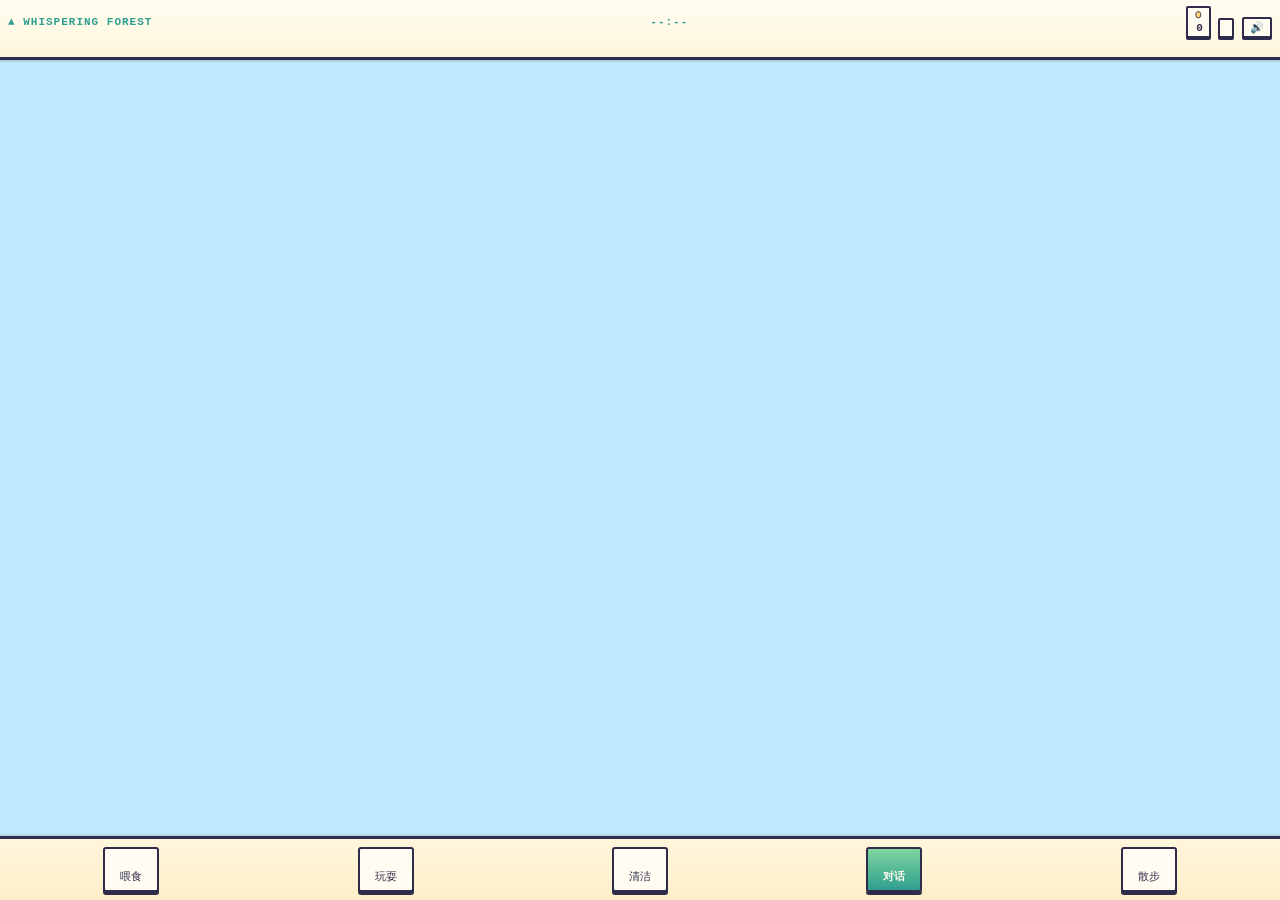
<file: index.html>
<!DOCTYPE html>
<html lang="zh-CN">
<head>
<meta charset="UTF-8">
<meta name="viewport" content="width=device-width,initial-scale=1,viewport-fit=cover,user-scalable=no">
<meta name="theme-color" content="#fff6dc">
<title>POCKETMOSS</title>
<link rel="stylesheet" href="css/styles.css">
</head>
<body>
<div id="app">
  <!-- 顶部 HUD -->
  <header id="hud-top" class="hud-top">
    <div class="hud-row-1">
      <span id="scene-name" class="hud-scene">FOREST</span>
      <span id="clock" class="hud-clock">--:--</span>
      <div class="hud-actions">
        <button id="btn-hatch" class="hud-icon" title="孵化">
          <svg viewBox="0 0 12 12" class="ico" aria-hidden="true">
            <ellipse cx="6" cy="6.6" rx="3.5" ry="4.4" fill="#ffd166" stroke="#2f2b4a" stroke-width="1.2"/>
            <rect x="4" y="4" width="1" height="1" fill="#fffdf8"/>
            <rect x="7" y="6" width="1" height="1" fill="#fffdf8"/>
            <rect x="5" y="8" width="1" height="1" fill="#fffdf8"/>
          </svg><span id="egg-count">0</span>
        </button>
        <button id="btn-codex" class="hud-icon" title="图鉴">
          <svg viewBox="0 0 12 12" class="ico" aria-hidden="true">
            <rect x="2" y="2" width="8" height="8" fill="#7ed6a0" stroke="#2f2b4a" stroke-width="1.2"/>
            <rect x="5" y="2" width="1" height="8" fill="#2f2b4a"/>
            <rect x="3" y="4" width="2" height="1" fill="#fffdf8"/>
            <rect x="7" y="4" width="2" height="1" fill="#fffdf8"/>
          </svg>
        </button>
        <button id="btn-mute" class="hud-icon" title="音乐开关">
          <svg viewBox="0 0 12 12" class="ico" aria-hidden="true">
            <rect x="2" y="4" width="3" height="4" fill="#ff8fab" stroke="#2f2b4a" stroke-width="1.2"/>
            <path d="M5 4l3-2v8l-3-2z" fill="#ff8fab" stroke="#2f2b4a" stroke-width="1.2"/>
            <rect x="9" y="4" width="1" height="4" fill="#2f2b4a"/>
          </svg>
        </button>
      </div>
    </div>
    <div id="hud-pets" class="hud-pets-row"></div>
    <div id="scene-tabs" class="scene-tabs"></div>
  </header>

  <!-- 2.5D 场景 Canvas + 精灵 DOM 层 + 对话气泡层 -->
  <main id="scene-wrap" class="scene-wrap">
    <canvas id="scene-canvas"></canvas>
    <div id="sprite-layer" class="sprite-layer"></div>
    <div id="bubble-layer" class="bubble-layer"></div>
  </main>

  <!-- 底部 5 按钮快捷栏 -->
  <nav id="quick-bar" class="quick-bar">
    <button class="qb-btn" data-action="feed"><span class="qb-ico">
      <svg viewBox="0 0 12 12" aria-hidden="true"><ellipse cx="7.4" cy="7.4" rx="3.1" ry="3.1" fill="#e8875e" stroke="#2f2b4a" stroke-width="1.2"/><rect x="1.6" y="1.6" width="4" height="2" rx="1" fill="#fffdf8" stroke="#2f2b4a" stroke-width="1.2" transform="rotate(45 3.6 2.6)"/></svg>
    </span><span>喂食</span></button>
    <button class="qb-btn" data-action="play"><span class="qb-ico">
      <svg viewBox="0 0 12 12" aria-hidden="true"><circle cx="6" cy="6" r="4.2" fill="#fffdf8" stroke="#2f2b4a" stroke-width="1.2"/><path d="M6 2v8M2 6h8" stroke="#2f9e8f" stroke-width="1.2"/></svg>
    </span><span>玩耍</span></button>
    <button class="qb-btn" data-action="clean"><span class="qb-ico">
      <svg viewBox="0 0 12 12" aria-hidden="true"><rect x="2" y="5" width="8" height="5" rx="1" fill="#8fd8ff" stroke="#2f2b4a" stroke-width="1.2"/><circle cx="4" cy="3" r="1.2" fill="#fffdf8" stroke="#2f2b4a" stroke-width="1"/><circle cx="7" cy="2.4" r="1" fill="#fffdf8" stroke="#2f2b4a" stroke-width="1"/></svg>
    </span><span>清洁</span></button>
    <button class="qb-btn qb-ai" data-action="talk"><span class="qb-ico">
      <svg viewBox="0 0 12 12" aria-hidden="true"><path d="M2 2h8v6H6l-2 2V8H2z" fill="#fffdf8" stroke="#2f2b4a" stroke-width="1.2"/><rect x="4" y="4" width="1" height="1" fill="#2f2b4a"/><rect x="6" y="4" width="1" height="1" fill="#2f2b4a"/><rect x="8" y="4" width="1" height="1" fill="#2f2b4a"/></svg>
    </span><span>对话</span></button>
    <button class="qb-btn" data-action="walk"><span class="qb-ico">
      <svg viewBox="0 0 12 12" aria-hidden="true"><ellipse cx="4.2" cy="4" rx="1.5" ry="2.2" fill="#2f9e8f" stroke="#2f2b4a" stroke-width="1"/><ellipse cx="7.8" cy="8" rx="1.5" ry="2.2" fill="#2f9e8f" stroke="#2f2b4a" stroke-width="1"/></svg>
    </span><span>散步</span></button>
  </nav>

  <!-- 状态 toast -->
  <div id="toast" class="toast"></div>

  <!-- 对话弹窗 -->
  <div id="chat-modal" class="modal hidden">
    <div class="modal-panel chat-panel">
      <div class="modal-title" id="chat-title">对话</div>
      <div id="chat-log" class="chat-log"></div>
      <div class="chat-input-row">
        <input id="chat-input" type="text" maxlength="60" placeholder="说点什么..." autocomplete="off">
        <button id="chat-send" class="chat-send">➤</button>
      </div>
      <button id="chat-close" class="modal-close">✕</button>
    </div>
  </div>

  <!-- 孵化弹窗 -->
  <div id="hatch-modal" class="modal hidden">
    <div class="modal-panel">
      <div id="hatch-stage">
        <div id="hatch-egg" class="hatch-egg">🥚</div>
        <div class="modal-hint">点击蛋孵化</div>
      </div>
      <div id="hatch-choices" class="hatch-choices hidden"></div>
      <button id="hatch-close" class="modal-close">✕</button>
    </div>
  </div>

  <!-- 图鉴弹窗 -->
  <div id="codex-modal" class="modal hidden">
    <div class="modal-panel">
      <div class="modal-title">精灵图鉴</div>
      <div id="codex-grid" class="codex-grid"></div>
      <button id="codex-close" class="modal-close">✕</button>
    </div>
  </div>
</div>
<script type="module" src="js/game.js"></script>
</body>
</html>
</file>
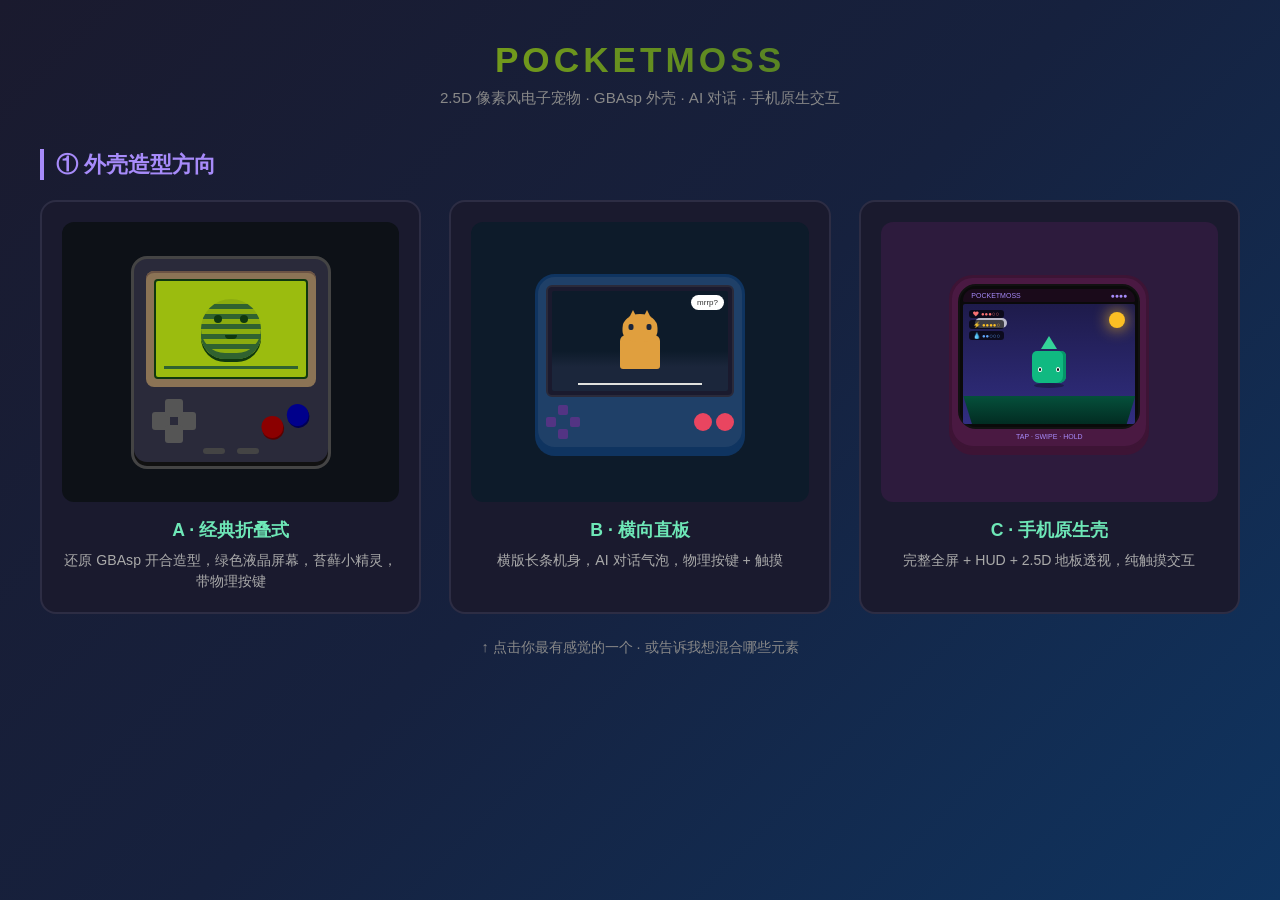
<file: prototype.html>
<!DOCTYPE html>
<html lang="zh-CN">
<head>
<meta charset="UTF-8">
<meta name="viewport" content="width=device-width,initial-scale=1">
<title>POCKETMOSS — 视觉原型</title>
<style>
  * { box-sizing: border-box; margin: 0; padding: 0; }
  body {
    font-family: -apple-system, "PingFang SC", "Microsoft YaHei", sans-serif;
    background: linear-gradient(135deg, #1a1a2e 0%, #16213e 50%, #0f3460 100%);
    min-height: 100vh;
    color: #eee;
    padding: 40px 20px;
  }
  .wrap { max-width: 1200px; margin: 0 auto; }
  h1 { font-size: 2.2em; text-align: center; margin-bottom: 8px;
    background: linear-gradient(90deg,#9bbc0f,#306230); -webkit-background-clip:text; background-clip:text; color:transparent; letter-spacing: 4px; }
  .subtitle { text-align:center; color:#888; margin-bottom: 40px; font-size: 0.95em; }
  h2 { font-size: 1.4em; margin-bottom: 20px; color: #a78bfa; border-left: 4px solid #a78bfa; padding-left: 12px; }
  h3 { font-size: 1.1em; margin: 16px 0 8px; color: #6ee7b7; }
  .section { margin-bottom: 50px; }
  .options { display: grid; grid-template-columns: repeat(auto-fit, minmax(280px, 1fr)); gap: 28px; }
  .card {
    background: #1a1a2e;
    border: 2px solid #2d2d44;
    border-radius: 16px;
    padding: 20px;
    cursor: pointer;
    transition: all 0.25s;
  }
  .card:hover { border-color: #9bbc0f; transform: translateY(-4px); box-shadow: 0 12px 30px rgba(155,188,15,0.2); }
  .card.selected { border-color: #6ee7b7; box-shadow: 0 0 0 3px rgba(110,231,183,0.2); }
  .card-body { margin-top: 16px; text-align: center; }
  .card-body p { color: #aaa; font-size: 0.88em; line-height: 1.5; }
  .mock-shell {
    display: flex; justify-content: center; align-items: center;
    background: #0d1117; border-radius: 12px; padding: 24px 16px; min-height: 280px;
  }
  .hint { text-align: center; margin-top: 24px; color: #888; font-size: 0.9em; }
</style>
</head>
<body>
<div class="wrap">
  <h1>POCKETMOSS</h1>
  <p class="subtitle">2.5D 像素风电子宠物 · GBAsp 外壳 · AI 对话 · 手机原生交互</p>

  <!-- ===== PART 1: Shell Shape ===== -->
  <div class="section">
    <h2>① 外壳造型方向</h2>
    <div class="options">

      <!-- Card A -->
      <div class="card" onclick="selectShell(this,'A')">
        <div class="mock-shell">
          <!-- GBAsp Classic Clamshell -->
          <div style="background:#2a2a3a;border:3px solid #444;border-radius:16px;padding:12px;box-shadow:inset 0 -4px 0 #111;width:200px;">
            <div style="background:#8b7355;border-radius:8px;padding:8px;box-shadow:inset 0 2px 0 #6b5344;">
              <div style="background:#9bbc0f;border:2px solid #0f380f;border-radius:4px;height:100px;display:flex;align-items:center;justify-content:center;position:relative;">
                <div style="width:60px;height:60px;background:repeating-linear-gradient(0deg,#306230 0 5px,#8bac0f 5px 10px);border-radius:50% 50% 40% 40%;position:relative;box-shadow:0 3px 0 #0f380f,inset 0 -6px 0 #306230;">
                  <div style="position:absolute;top:16px;left:13px;width:8px;height:8px;background:#0f380f;border-radius:50%;"></div>
                  <div style="position:absolute;top:16px;right:13px;width:8px;height:8px;background:#0f380f;border-radius:50%;"></div>
                  <div style="position:absolute;top:36px;left:50%;transform:translateX(-50%);width:12px;height:4px;background:#0f380f;border-radius:0 0 6px 6px;"></div>
                </div>
                <div style="position:absolute;bottom:8px;left:8px;right:8px;height:3px;background:#306230;"></div>
              </div>
            </div>
            <div style="display:flex;justify-content:space-between;margin-top:10px;padding:2px 6px;">
              <div style="width:44px;height:44px;position:relative;">
                <div style="position:absolute;top:13px;left:0;width:18px;height:18px;background:#555;border-radius:3px;"></div>
                <div style="position:absolute;top:13px;right:0;width:18px;height:18px;background:#555;border-radius:3px;"></div>
                <div style="position:absolute;top:0;left:13px;width:18px;height:18px;background:#555;border-radius:3px;"></div>
                <div style="position:absolute;bottom:0;left:13px;width:18px;height:18px;background:#555;border-radius:3px;"></div>
              </div>
              <div style="display:flex;gap:6px;transform:rotate(-25deg);align-items:center;">
                <div style="width:22px;height:22px;background:#8b0000;border-radius:50%;box-shadow:0 2px 0 #5a0000;"></div>
                <div style="width:22px;height:22px;background:#00008b;border-radius:50%;box-shadow:0 2px 0 #000055;"></div>
              </div>
            </div>
            <div style="display:flex;justify-content:center;gap:12px;margin-top:3px;">
              <div style="width:22px;height:6px;background:#444;border-radius:3px;"></div>
              <div style="width:22px;height:6px;background:#444;border-radius:3px;"></div>
            </div>
          </div>
        </div>
        <div class="card-body">
          <h3>A · 经典折叠式</h3>
          <p>还原 GBAsp 开合造型，绿色液晶屏幕，苔藓小精灵，带物理按键</p>
        </div>
      </div>

      <!-- Card B -->
      <div class="card" onclick="selectShell(this,'B')">
        <div class="mock-shell" style="background:#0d1b2a;">
          <div style="background:#1f4068;border:3px solid #0f3460;border-radius:20px;padding:8px;box-shadow:0 6px 0 #0f3460;width:210px;">
            <div style="background:#1a1a2e;border:2px solid #2a2a3a;border-radius:6px;padding:4px;">
              <div style="background:#0d1b2a;border-radius:2px;height:100px;display:flex;align-items:center;justify-content:center;position:relative;overflow:hidden;">
                <div style="position:absolute;bottom:0;left:0;right:0;height:40px;background:linear-gradient(transparent,#1b263b 40%);"></div>
                <div style="position:absolute;bottom:6px;left:15%;right:15%;height:2px;background:#e0e1dd;"></div>
                <div style="width:55px;height:55px;position:relative;">
                  <div style="position:absolute;bottom:0;left:50%;transform:translateX(-50%);width:40px;height:34px;background:#e09f3e;border-radius:6px 6px 3px 3px;"></div>
                  <div style="position:absolute;top:0;left:50%;transform:translateX(-50%);width:35px;height:28px;background:#e09f3e;border-radius:50% 50% 40% 40%;">
                    <div style="position:absolute;top:10px;left:6px;width:5px;height:6px;background:#1b263b;border-radius:2px;"></div>
                    <div style="position:absolute;top:10px;right:6px;width:5px;height:6px;background:#1b263b;border-radius:2px;"></div>
                  </div>
                  <div style="position:absolute;top:-4px;left:28%;width:0;height:0;border-left:5px solid transparent;border-right:5px solid transparent;border-bottom:10px solid #e09f3e;"></div>
                  <div style="position:absolute;top:-4px;right:28%;width:0;height:0;border-left:5px solid transparent;border-right:5px solid transparent;border-bottom:10px solid #e09f3e;"></div>
                </div>
                <div style="position:absolute;top:4px;right:4px;background:#fff;border-radius:8px;padding:3px 6px;font-size:8px;color:#333;max-width:70px;">mrrp?</div>
              </div>
            </div>
            <div style="display:flex;justify-content:space-between;margin-top:8px;">
              <div style="display:grid;grid-template-columns:repeat(3,10px);grid-template-rows:repeat(3,10px);gap:2px;">
                <div></div><div style="background:#533483;border-radius:2px;"></div><div></div>
                <div style="background:#533483;border-radius:2px;"></div><div></div><div style="background:#533483;border-radius:2px;"></div>
                <div></div><div style="background:#533483;border-radius:2px;"></div><div></div>
              </div>
              <div style="display:flex;gap:4px;align-items:center;">
                <div style="width:18px;height:18px;background:#e94560;border-radius:50%;"></div>
                <div style="width:18px;height:18px;background:#e94560;border-radius:50%;"></div>
              </div>
            </div>
          </div>
        </div>
        <div class="card-body">
          <h3>B · 横向直板</h3>
          <p>横版长条机身，AI 对话气泡，物理按键 + 触摸</p>
        </div>
      </div>

      <!-- Card C -->
      <div class="card" onclick="selectShell(this,'C')">
        <div class="mock-shell" style="background:#2d1b3d;">
          <div style="background:#4a1942;border:3px solid #3d1435;border-radius:24px;padding:6px;box-shadow:0 6px 0 #3d1435;width:200px;">
            <div style="background:#0a0a0a;border-radius:18px;padding:3px;border:2px solid #111;">
              <div style="background:#1a0a1a;border-radius:12px 12px 2px 2px;padding:3px 8px;display:flex;justify-content:space-between;font-size:7px;color:#a78bfa;margin-bottom:2px;">
                <span>POCKETMOSS</span><span>●●●●</span>
              </div>
              <div style="background:linear-gradient(#1e1b4b,#312e81);border-radius:2px;height:120px;position:relative;overflow:hidden;">
                <div style="position:absolute;top:8px;right:10px;width:16px;height:16px;background:#fbbf24;border-radius:50%;box-shadow:0 0 16px #fbbf24;"></div>
                <div style="position:absolute;top:14px;left:12px;width:32px;height:10px;background:#fff;border-radius:16px;opacity:0.7;"></div>
                <div style="position:absolute;bottom:0;left:0;right:0;height:40px;background:linear-gradient(180deg,#065f46,#022c22);clip-path:polygon(0 30%,100% 30%,95% 100%,5% 100%);"></div>
                <div style="position:absolute;bottom:30%;left:50%;transform:translateX(-50%);">
                  <div style="width:34px;height:42px;position:relative;">
                    <div style="position:absolute;bottom:0;width:34px;height:32px;background:#10b981;border-radius:5px 5px 7px 7px;box-shadow:inset -3px 0 0 #059669;"></div>
                    <div style="position:absolute;top:-5px;left:50%;transform:translateX(-50%);width:0;height:0;border-left:8px solid transparent;border-right:8px solid transparent;border-bottom:13px solid #34d399;"></div>
                    <div style="position:absolute;bottom:11px;left:6px;width:4px;height:5px;background:#fff;border-radius:50%;"><div style="width:2px;height:3px;background:#000;margin-left:1px;margin-top:1px;border-radius:50%;"></div></div>
                    <div style="position:absolute;bottom:11px;right:6px;width:4px;height:5px;background:#fff;border-radius:50%;"><div style="width:2px;height:3px;background:#000;margin-left:1px;margin-top:1px;border-radius:50%;"></div></div>
                  </div>
                  <div style="width:30px;height:5px;background:#000;border-radius:50%;opacity:0.3;margin:0 auto;"></div>
                </div>
                <div style="position:absolute;top:6px;left:6px;display:flex;flex-direction:column;gap:2px;">
                  <div style="background:#000000aa;padding:1px 4px;border-radius:3px;font-size:6px;color:#f87171;">❤ ●●●○○</div>
                  <div style="background:#000000aa;padding:1px 4px;border-radius:3px;font-size:6px;color:#fbbf24;">⚡ ●●●●○</div>
                  <div style="background:#000000aa;padding:1px 4px;border-radius:3px;font-size:6px;color:#60a5fa;">💧 ●●○○○</div>
                </div>
              </div>
            </div>
            <div style="text-align:center;font-size:7px;color:#a78bfa;margin-top:4px;">TAP · SWIPE · HOLD</div>
          </div>
        </div>
        <div class="card-body">
          <h3>C · 手机原生壳</h3>
          <p>完整全屏 + HUD + 2.5D 地板透视，纯触摸交互</p>
        </div>
      </div>

    </div>
    <p class="hint">↑ 点击你最有感觉的一个 · 或告诉我想混合哪些元素</p>
  </div>

  <script>
    function selectShell(el, id) {
      document.querySelectorAll('.card').forEach(c => c.classList.remove('selected'));
      el.classList.add('selected');
      console.log('Selected shell:', id);
    }
  </script>
</div>
</body>
</html>
</file>
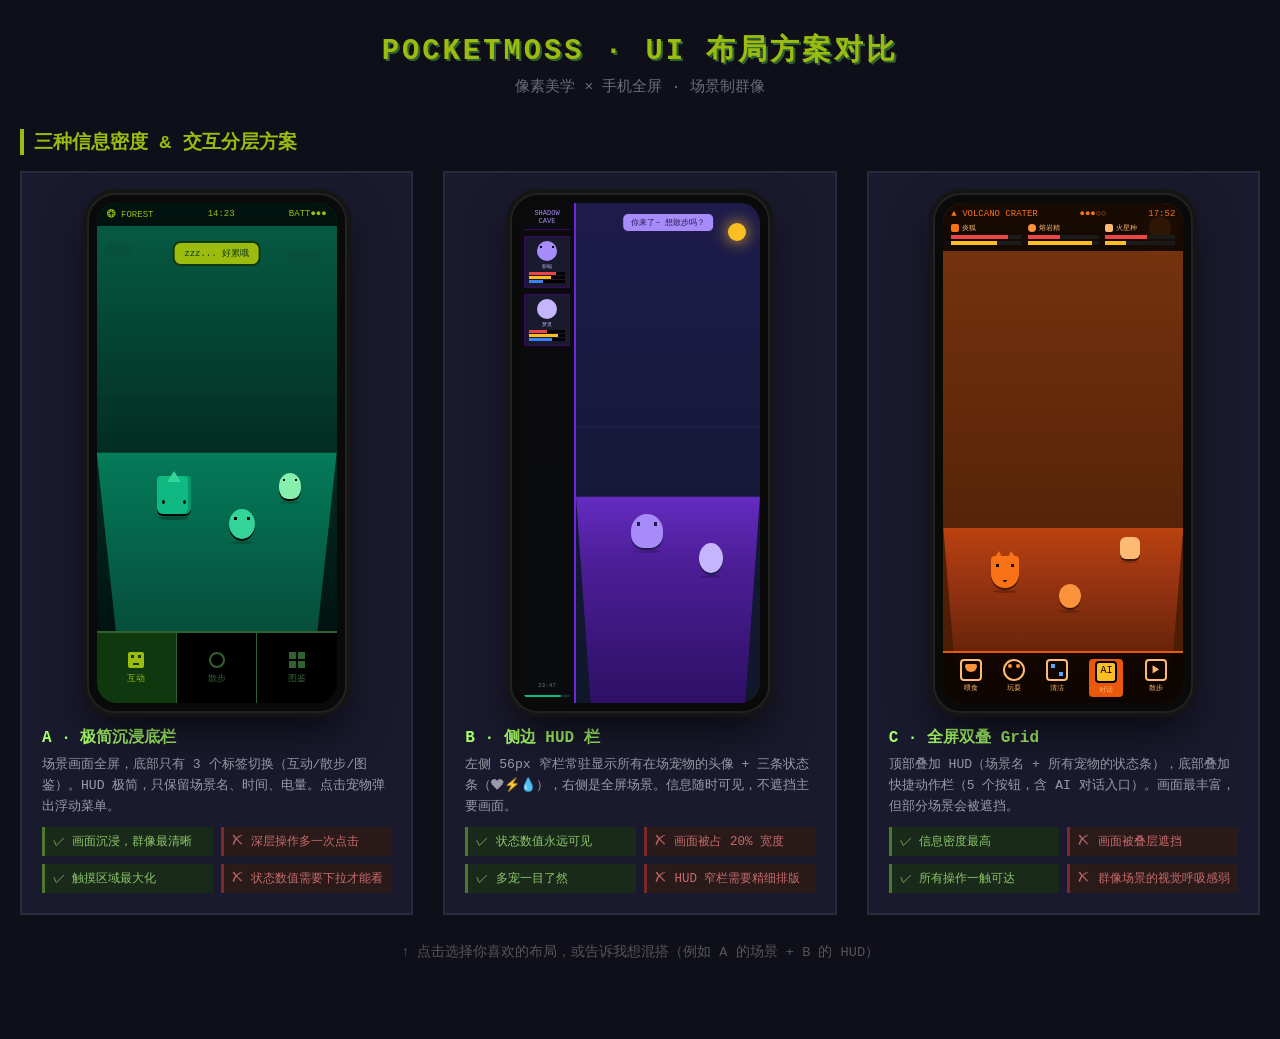
<file: prototype2.html>
<!DOCTYPE html>
<html lang="zh-CN">
<head>
<meta charset="UTF-8">
<meta name="viewport" content="width=device-width,initial-scale=1">
<title>POCKETMOSS — 游戏内 UI 布局方案</title>
<style>
  * { box-sizing: border-box; margin: 0; padding: 0; }
  body {
    font-family: 'Courier New', monospace;
    background: #0f0f1a;
    min-height: 100vh;
    color: #c8c8d0;
    padding: 30px 20px;
  }
  .wrap { max-width: 1280px; margin: 0 auto; }
  h1 { font-size: 1.8em; text-align: center; margin-bottom: 6px;
    color: #9bbc0f; letter-spacing: 3px; text-shadow: 2px 2px 0 #306230; }
  .subtitle { text-align:center; color:#6b6b7b; margin-bottom: 32px; font-size: 0.95em; }
  h2 { font-size: 1.2em; margin-bottom: 16px; color: #9bbc0f;
    border-left: 4px solid #9bbc0f; padding-left: 10px; }
  h3 { font-size: 1em; margin: 12px 0 6px; color: #a9ff6a; }
  .section { margin-bottom: 48px; }
  .layout-options { display: grid; grid-template-columns: repeat(auto-fit, minmax(320px, 1fr)); gap: 30px; }
  .layout-card {
    background: #1a1a2e;
    border: 2px solid #2a2a3e;
    border-radius: 0;
    padding: 20px;
    cursor: pointer;
    transition: all 0.2s;
  }
  .layout-card:hover { border-color: #9bbc0f; background: #1e2436; }
  .layout-card.selected { border-color: #a9ff6a; box-shadow: inset 0 0 0 2px #a9ff6a; }
  .layout-body { margin-top: 14px; text-align: left; }
  .layout-body p { color: #9a9aa8; font-size: 0.82em; line-height: 1.6; }
  .pro-con { display: grid; grid-template-columns: 1fr 1fr; gap: 8px; margin-top: 10px; }
  .pro { background:#1a2a1a;color:#8bc66a;padding:6px 8px;font-size:0.78em;border-left:3px solid #4a7a2a;}
  .con { background:#2a1a1a;color:#c66a6a;padding:6px 8px;font-size:0.78em;border-left:3px solid #7a2a2a;}
  .hint { text-align: center; margin-top: 28px; color: #555; font-size: 0.85em; }

  /* ===== GBA 色板变量 ===== */
  /* GBA sp 默认: 深绿背景 #9bbc0f / 浅绿 #8bac0f / 中绿 #306230 / 深绿 #0f380f */

  /* ===== 手机框架统一 ===== */
  .phone-frame {
    width: 260px; height: 520px;
    margin: 0 auto;
    background: #0a0a0a;
    border-radius: 28px;
    padding: 8px;
    border: 2px solid #222;
    position: relative;
    box-shadow: 0 0 0 4px #151515, 0 20px 40px rgba(0,0,0,0.6);
  }
  .phone-screen {
    width: 100%; height: 100%;
    border-radius: 20px;
    overflow: hidden;
    position: relative;
    image-rendering: pixelated;
  }
  /* GBA 像素 font 模拟 */
  .gba-font { font-family: 'Courier New', monospace; letter-spacing: 1px; }
</style>
</head>
<body>
<div class="wrap">
  <h1>POCKETMOSS · UI 布局方案对比</h1>
  <p class="subtitle">像素美学 × 手机全屏 · 场景制群像</p>

  <div class="section">
    <h2>三种信息密度 & 交互分层方案</h2>
    <div class="layout-options">

      <!-- ======= LAYOUT A: Minimal Bottom Bar ======= -->
      <div class="layout-card" onclick="selectLayout(this,'A')">
        <!-- Phone Mockup -->
        <div class="phone-frame">
          <div class="phone-screen" style="background:linear-gradient(180deg,#065f46 0%,#022c22 50%,#010808 100%);">
            <!-- Status bar top -->
            <div style="position:absolute;top:0;left:0;right:0;background:#000000cc;padding:6px 10px;display:flex;justify-content:space-between;font-family:monospace;font-size:9px;color:#9bbc0f;">
              <span>❂ FOREST</span>
              <span>14:23</span>
              <span>BATT●●●</span>
            </div>
            <!-- Scene area (full bleed minus bottom) -->
            <div style="position:absolute;top:32px;bottom:72px;left:0;right:0;overflow:hidden;">
              <!-- sky decoration -->
              <div style="position:absolute;top:6px;left:8px;width:26px;height:14px;background:#0d4d3b;border-radius:14px;opacity:0.6;"></div>
              <div style="position:absolute;top:14px;right:16px;width:34px;height:16px;background:#0d4d3b;border-radius:16px;opacity:0.5;"></div>
              <!-- ground 2.5D -->
              <div style="position:absolute;bottom:0;left:0;right:0;height:60%;background:linear-gradient(180deg,#059669 0%,#047857 30%,#064e3b 100%);clip-path:polygon(0 25%,100% 25%,92% 100%,8% 100%);"></div>
              <!-- horizon line -->
              <div style="position:absolute;bottom:60%;left:0;right:0;height:2px;background:#0a3a2a;"></div>
              <!-- Group of pets -->
              <div style="position:absolute;bottom:28%;left:25%;">
                <div style="width:34px;height:38px;background:#10b981;border-radius:4px 4px 6px 6px;box-shadow:inset -3px 0 0 #059669,0 2px 0 #010808;position:relative;">
                  <div style="position:absolute;top:-5px;left:50%;transform:translateX(-50%);width:0;height:0;border-left:7px solid transparent;border-right:7px solid transparent;border-bottom:11px solid #34d399;"></div>
                  <div style="position:absolute;bottom:10px;left:5px;width:3px;height:4px;background:#0a0a0a;border-radius:50%;"></div>
                  <div style="position:absolute;bottom:10px;right:5px;width:3px;height:4px;background:#0a0a0a;border-radius:50%;"></div>
                </div>
                <div style="width:30px;height:4px;background:#000;border-radius:50%;opacity:0.25;margin:2px auto 0;"></div>
              </div>
              <div style="position:absolute;bottom:22%;left:55%;">
                <div style="width:26px;height:30px;background:#34d399;border-radius:50%;box-shadow:0 2px 0 #010808;position:relative;">
                  <div style="position:absolute;top:8px;left:5px;width:3px;height:3px;background:#0a0a0a;"></div>
                  <div style="position:absolute;top:8px;right:5px;width:3px;height:3px;background:#0a0a0a;"></div>
                </div>
                <div style="width:24px;height:3px;background:#000;border-radius:50%;opacity:0.2;margin:2px auto 0;"></div>
              </div>
              <div style="position:absolute;bottom:32%;right:15%;">
                <div style="width:22px;height:26px;background:#86efac;border-radius:50% 50% 40% 40%;box-shadow:0 2px 0 #010808;position:relative;">
                  <div style="position:absolute;top:6px;left:4px;width:2px;height:2px;background:#0a0a0a;"></div>
                  <div style="position:absolute;top:6px;right:4px;width:2px;height:2px;background:#0a0a0a;"></div>
                </div>
                <div style="width:20px;height:3px;background:#000;border-radius:50%;opacity:0.2;margin:2px auto 0;"></div>
              </div>
              <!-- Chat bubble from selected pet -->
              <div style="position:absolute;top:6px;left:50%;transform:translateX(-50%);background:#9bbc0f;color:#0f380f;padding:4px 10px;font-family:monospace;font-size:9px;border-radius:8px;border:2px solid #0f380f;max-width:120px;text-align:center;">zzz... 好累哦</div>
            </div>
            <!-- Bottom bar: 3 tabs -->
            <div style="position:absolute;bottom:0;left:0;right:0;height:72px;background:#000;border-top:2px solid #306230;display:flex;">
              <div style="flex:1;display:flex;flex-direction:column;align-items:center;justify-content:center;color:#9bbc0f;font-family:monospace;font-size:9px;gap:4px;border-right:1px solid #306230;background:#0f380f;">
                <div style="width:16px;height:16px;background:#9bbc0f;border-radius:2px;position:relative;">
                  <div style="position:absolute;top:3px;left:3px;width:3px;height:3px;background:#0f380f;"></div>
                  <div style="position:absolute;top:3px;right:3px;width:3px;height:3px;background:#0f380f;"></div>
                  <div style="position:absolute;bottom:3px;left:50%;transform:translateX(-50%);width:6px;height:2px;background:#0f380f;"></div>
                </div>
                <span>互动</span>
              </div>
              <div style="flex:1;display:flex;flex-direction:column;align-items:center;justify-content:center;color:#306230;font-family:monospace;font-size:9px;gap:4px;border-right:1px solid #306230;">
                <div style="width:16px;height:16px;border:2px solid #306230;border-radius:50%;"></div>
                <span>散步</span>
              </div>
              <div style="flex:1;display:flex;flex-direction:column;align-items:center;justify-content:center;color:#306230;font-family:monospace;font-size:9px;gap:4px;">
                <div style="width:16px;height:16px;display:grid;grid-template-columns:1fr 1fr;grid-template-rows:1fr 1fr;gap:2px;">
                  <div style="background:#306230;"></div>
                  <div style="background:#306230;"></div>
                  <div style="background:#306230;"></div>
                  <div style="background:#306230;"></div>
                </div>
                <span>图鉴</span>
              </div>
            </div>
          </div>
        </div>
        <div class="layout-body">
          <h3>A · 极简沉浸底栏</h3>
          <p>场景画面全屏，底部只有 3 个标签切换（互动/散步/图鉴）。HUD 极简，只保留场景名、时间、电量。点击宠物弹出浮动菜单。</p>
          <div class="pro-con">
            <div class="pro">✓ 画面沉浸，群像最清晰</div>
            <div class="con">✗ 深层操作多一次点击</div>
            <div class="pro">✓ 触摸区域最大化</div>
            <div class="con">✗ 状态数值需要下拉才能看</div>
          </div>
        </div>
      </div>

      <!-- ======= LAYOUT B: Side HUD Column ======= -->
      <div class="layout-card" onclick="selectLayout(this,'B')">
        <div class="phone-frame">
          <div class="phone-screen" style="background:linear-gradient(180deg,#1e1b4b,#0f172a);">
            <!-- Scene area -->
            <div style="position:absolute;top:0;bottom:0;left:56px;right:0;overflow:hidden;">
              <div style="position:absolute;top:20px;right:14px;width:18px;height:18px;background:#fbbf24;border-radius:50%;box-shadow:0 0 16px #fbbf24;"></div>
              <div style="position:absolute;bottom:0;left:0;right:0;height:55%;background:linear-gradient(180deg,#7c3aed,#4c1d95,#2e1065);clip-path:polygon(0 25%,100% 25%,92% 100%,8% 100%);"></div>
              <div style="position:absolute;bottom:55%;left:0;right:0;height:2px;background:#1e1b4b;"></div>
              <!-- 2 pets -->
              <div style="position:absolute;bottom:30%;left:30%;">
                <div style="width:32px;height:34px;background:#a78bfa;border-radius:50% 50% 40% 40%;box-shadow:0 2px 0 #1e1b4b;position:relative;">
                  <div style="position:absolute;top:8px;left:6px;width:3px;height:4px;background:#1e1b4b;"></div>
                  <div style="position:absolute;top:8px;right:6px;width:3px;height:4px;background:#1e1b4b;"></div>
                </div>
                <div style="width:28px;height:3px;background:#000;border-radius:50%;opacity:0.2;margin:2px auto 0;"></div>
              </div>
              <div style="position:absolute;bottom:25%;right:20%;">
                <div style="width:24px;height:30px;background:#c4b5fd;border-radius:50%;box-shadow:0 2px 0 #1e1b4b;"></div>
                <div style="width:22px;height:3px;background:#000;border-radius:50%;opacity:0.2;margin:2px auto 0;"></div>
              </div>
              <!-- Chat bubble -->
              <div style="position:absolute;top:10px;left:50%;transform:translateX(-50%);background:#a78bfa;color:#1e1b4b;padding:3px 8px;font-family:monospace;font-size:8px;border-radius:6px;border:1px solid #1e1b4b;">你来了~ 想散步吗？</div>
            </div>
            <!-- Left HUD column -->
            <div style="position:absolute;top:0;bottom:0;left:0;width:56px;background:#0a0a0aee;border-right:2px solid #6d28d9;padding:6px 4px;display:flex;flex-direction:column;gap:6px;">
              <!-- Scene name -->
              <div style="font-family:monospace;font-size:7px;color:#a78bfa;text-align:center;padding-bottom:4px;border-bottom:1px solid #3b0764;">SHADOW<br>CAVE</div>
              <!-- Pet 1 stats -->
              <div style="background:#1a1a2e;padding:4px;border:1px solid #3b0764;">
                <div style="width:20px;height:20px;background:#a78bfa;border-radius:50%;margin:0 auto 2px;position:relative;">
                  <div style="position:absolute;top:5px;left:3px;width:2px;height:2px;background:#000;"></div>
                  <div style="position:absolute;top:5px;right:3px;width:2px;height:2px;background:#000;"></div>
                </div>
                <div style="font-family:monospace;font-size:5px;color:#c4b5fd;text-align:center;margin-bottom:2px;">影蝠</div>
                <div style="background:#000;height:3px;margin-bottom:1px;"><div style="background:#ef4444;height:100%;width:75%;"></div></div>
                <div style="background:#000;height:3px;margin-bottom:1px;"><div style="background:#fbbf24;height:100%;width:60%;"></div></div>
                <div style="background:#000;height:3px;"><div style="background:#3b82f6;height:100%;width:40%;"></div></div>
              </div>
              <!-- Pet 2 stats -->
              <div style="background:#1a1a2e;padding:4px;border:1px solid #3b0764;">
                <div style="width:20px;height:20px;background:#c4b5fd;border-radius:50%;margin:0 auto 2px;"></div>
                <div style="font-family:monospace;font-size:5px;color:#c4b5fd;text-align:center;margin-bottom:2px;">梦灵</div>
                <div style="background:#000;height:3px;margin-bottom:1px;"><div style="background:#ef4444;height:100%;width:50%;"></div></div>
                <div style="background:#000;height:3px;margin-bottom:1px;"><div style="background:#fbbf24;height:100%;width:80%;"></div></div>
                <div style="background:#000;height:3px;"><div style="background:#3b82f6;height:100%;width:65%;"></div></div>
              </div>
              <!-- Spacer -->
              <div style="flex:1;"></div>
              <!-- Time -->
              <div style="font-family:monospace;font-size:6px;color:#6b7280;text-align:center;">23:47</div>
              <div style="width:100%;height:2px;background:#1f2937;border-radius:1px;"><div style="width:80%;height:100%;background:#10b981;border-radius:1px;"></div></div>
            </div>
          </div>
        </div>
        <div class="layout-body">
          <h3>B · 侧边 HUD 栏</h3>
          <p>左侧 56px 窄栏常驻显示所有在场宠物的头像 + 三条状态条（❤⚡💧），右侧是全屏场景。信息随时可见，不遮挡主要画面。</p>
          <div class="pro-con">
            <div class="pro">✓ 状态数值永远可见</div>
            <div class="con">✗ 画面被占 20% 宽度</div>
            <div class="pro">✓ 多宠一目了然</div>
            <div class="con">✗ HUD 窄栏需要精细排版</div>
          </div>
        </div>
      </div>

      <!-- ======= LAYOUT C: Grid Overlay ======= -->
      <div class="layout-card" onclick="selectLayout(this,'C')">
        <div class="phone-frame">
          <div class="phone-screen" style="background:linear-gradient(180deg,#78350f,#451a03);">
            <!-- Scene -->
            <div style="position:absolute;top:0;bottom:0;left:0;right:0;overflow:hidden;">
              <div style="position:absolute;top:14px;right:12px;width:22px;height:22px;background:#f97316;border-radius:50%;box-shadow:0 0 20px #f97316;"></div>
              <div style="position:absolute;bottom:0;left:0;right:0;height:50%;background:linear-gradient(180deg,#ea580c,#9a3412,#451a03);clip-path:polygon(0 30%,100% 30%,94% 100%,6% 100%);"></div>
              <!-- 3 pets -->
              <div style="position:absolute;bottom:22%;left:20%;">
                <div style="width:28px;height:32px;background:#f97316;border-radius:4px 4px 14px 14px;box-shadow:0 2px 0 #451a03;position:relative;">
                  <div style="position:absolute;top:-5px;left:2px;width:0;height:0;border-left:6px solid transparent;border-right:4px solid transparent;border-bottom:9px solid #f97316;"></div>
                  <div style="position:absolute;top:-5px;right:2px;width:0;height:0;border-left:4px solid transparent;border-right:6px solid transparent;border-bottom:9px solid #f97316;"></div>
                  <div style="position:absolute;top:8px;left:5px;width:3px;height:3px;background:#0a0a0a;"></div>
                  <div style="position:absolute;top:8px;right:5px;width:3px;height:3px;background:#0a0a0a;"></div>
                  <div style="position:absolute;bottom:6px;left:50%;transform:translateX(-50%);width:4px;height:2px;background:#0a0a0a;border-radius:0 0 3px 3px;"></div>
                </div>
                <div style="width:24px;height:3px;background:#000;border-radius:50%;opacity:0.25;margin:2px auto 0;"></div>
              </div>
              <div style="position:absolute;bottom:18%;left:48%;">
                <div style="width:22px;height:24px;background:#fb923c;border-radius:50%;box-shadow:0 2px 0 #451a03;"></div>
                <div style="width:20px;height:3px;background:#000;border-radius:50%;opacity:0.2;margin:2px auto 0;"></div>
              </div>
              <div style="position:absolute;bottom:28%;right:18%;">
                <div style="width:20px;height:22px;background:#fdba74;border-radius:6px;box-shadow:0 2px 0 #451a03;"></div>
                <div style="width:18px;height:2px;background:#000;border-radius:50%;opacity:0.2;margin:2px auto 0;"></div>
              </div>
            </div>
            <!-- Top overlay HUD grid -->
            <div style="position:absolute;top:0;left:0;right:0;background:#000000d0;padding:6px 8px;font-family:monospace;">
              <div style="display:flex;justify-content:space-between;align-items:center;font-size:9px;color:#f97316;margin-bottom:4px;">
                <span>▲ VOLCANO CRATER</span>
                <span>●●●○○</span>
                <span>17:52</span>
              </div>
              <!-- Status bars for all 3 pets in one row -->
              <div style="display:flex;gap:6px;">
                <div style="flex:1;display:flex;flex-direction:column;gap:2px;">
                  <div style="display:flex;align-items:center;gap:3px;font-size:7px;color:#fdba74;">
                    <div style="width:8px;height:8px;background:#f97316;border-radius:2px;"></div>
                    <span>炎狐</span>
                  </div>
                  <div style="background:#1a1a1a;height:4px;"><div style="background:#ef4444;height:100%;width:80%;"></div></div>
                  <div style="background:#1a1a1a;height:4px;"><div style="background:#fbbf24;height:100%;width:65%;"></div></div>
                </div>
                <div style="flex:1;display:flex;flex-direction:column;gap:2px;">
                  <div style="display:flex;align-items:center;gap:3px;font-size:7px;color:#fdba74;">
                    <div style="width:8px;height:8px;background:#fb923c;border-radius:50%;"></div>
                    <span>熔岩精</span>
                  </div>
                  <div style="background:#1a1a1a;height:4px;"><div style="background:#ef4444;height:100%;width:45%;"></div></div>
                  <div style="background:#1a1a1a;height:4px;"><div style="background:#fbbf24;height:100%;width:90%;"></div></div>
                </div>
                <div style="flex:1;display:flex;flex-direction:column;gap:2px;">
                  <div style="display:flex;align-items:center;gap:3px;font-size:7px;color:#fdba74;">
                    <div style="width:8px;height:8px;background:#fdba74;border-radius:2px;"></div>
                    <span>火星种</span>
                  </div>
                  <div style="background:#1a1a1a;height:4px;"><div style="background:#ef4444;height:100%;width:60%;"></div></div>
                  <div style="background:#1a1a1a;height:4px;"><div style="background:#fbbf24;height:100%;width:30%;"></div></div>
                </div>
              </div>
            </div>
            <!-- Bottom quick action bar -->
            <div style="position:absolute;bottom:0;left:0;right:0;background:#000000d0;border-top:2px solid #ea580c;padding:6px;display:flex;justify-content:space-around;">
              <div style="display:flex;flex-direction:column;align-items:center;gap:2px;font-family:monospace;font-size:7px;color:#fdba74;">
                <div style="width:22px;height:22px;border:2px solid #fdba74;border-radius:4px;position:relative;">
                  <div style="position:absolute;top:3px;left:50%;transform:translateX(-50%);width:12px;height:8px;background:#fb923c;border-radius:2px 2px 6px 6px;"></div>
                </div>
                <span>喂食</span>
              </div>
              <div style="display:flex;flex-direction:column;align-items:center;gap:2px;font-family:monospace;font-size:7px;color:#fdba74;">
                <div style="width:22px;height:22px;border:2px solid #fdba74;border-radius:50%;position:relative;">
                  <div style="position:absolute;top:3px;left:3px;width:4px;height:4px;background:#fb923c;border-radius:50%;"></div>
                  <div style="position:absolute;top:3px;right:3px;width:4px;height:4px;background:#fb923c;border-radius:50%;"></div>
                </div>
                <span>玩耍</span>
              </div>
              <div style="display:flex;flex-direction:column;align-items:center;gap:2px;font-family:monospace;font-size:7px;color:#fdba74;">
                <div style="width:22px;height:22px;border:2px solid #fdba74;border-radius:4px;position:relative;">
                  <div style="position:absolute;top:3px;left:3px;width:4px;height:4px;background:#60a5fa;"></div>
                  <div style="position:absolute;bottom:3px;right:3px;width:4px;height:4px;background:#60a5fa;"></div>
                </div>
                <span>清洁</span>
              </div>
              <div style="display:flex;flex-direction:column;align-items:center;gap:2px;font-family:monospace;font-size:7px;color:#fdba74;background:#ea580c;padding:2px 6px;border-radius:4px;">
                <div style="width:22px;height:22px;border:2px solid #000;border-radius:4px;position:relative;background:#fbbf24;">
                  <div style="position:absolute;top:2px;left:50%;transform:translateX(-50%);font-size:10px;color:#000;">AI</div>
                </div>
                <span>对话</span>
              </div>
              <div style="display:flex;flex-direction:column;align-items:center;gap:2px;font-family:monospace;font-size:7px;color:#fdba74;">
                <div style="width:22px;height:22px;border:2px solid #fdba74;border-radius:4px;display:flex;align-items:center;justify-content:center;font-size:10px;">▶</div>
                <span>散步</span>
              </div>
            </div>
          </div>
        </div>
        <div class="layout-body">
          <h3>C · 全屏双叠 Grid</h3>
          <p>顶部叠加 HUD（场景名 + 所有宠物的状态条），底部叠加快捷动作栏（5 个按钮，含 AI 对话入口）。画面最丰富，但部分场景会被遮挡。</p>
          <div class="pro-con">
            <div class="pro">✓ 信息密度最高</div>
            <div class="con">✗ 画面被叠层遮挡</div>
            <div class="pro">✓ 所有操作一触可达</div>
            <div class="con">✗ 群像场景的视觉呼吸感弱</div>
          </div>
        </div>
      </div>

    </div>
    <p class="hint">↑ 点击选择你喜欢的布局，或告诉我想混搭（例如 A 的场景 + B 的 HUD）</p>
  </div>

  <script>
    function selectLayout(el, id) {
      document.querySelectorAll('.layout-card').forEach(c => c.classList.remove('selected'));
      el.classList.add('selected');
      console.log('Selected layout:', id);
    }
  </script>
</div>
</body>
</html>
</file>
<file: css/styles.css>
/* ====== 明亮像素色板：奶油纸 + 藏青墨线 + 高饱和点缀 ====== */
:root {
  --ink:       #2f2b4a;
  --paper:     #fff6dc;
  --paper-2:   #ffe9b8;
  --paper-3:   #fffdf2;
  --wood:      #c9ab74;
  --teal:      #2f9e8f;
  --coral:     #ff8fab;
  --sun:       #ffd166;
  --mint:      #7ed6a0;
  --gba-dark:  #2f2b4a;
  --gba-mid:   #c9ab74;
  --gba-light: #d97a4a;
  --gba-bg:    #2f9e8f;
  --safe-top:  env(safe-area-inset-top, 0px);
  --safe-bot:  env(safe-area-inset-bottom, 0px);
}

* { box-sizing: border-box; margin: 0; padding: 0; -webkit-tap-highlight-color: transparent; }
html, body { width: 100%; height: 100%; overflow: hidden; background: #f3ead2; }
body {
  font-family: 'Courier New', monospace;
  -webkit-user-select: none; user-select: none;
  touch-action: manipulation;
  image-rendering: pixelated;
}

#app {
  width: 100vw; height: 100vh;
  display: flex; flex-direction: column;
  overflow: hidden; position: relative;
  background: #f3ead2;
}
/* 极淡的像素横纹，保留一点掌机质感 */
#app::after {
  content: ''; position: absolute; inset: 0; z-index: 40; pointer-events: none;
  background: repeating-linear-gradient(
    to bottom, rgba(47,43,74,0.10) 0px, rgba(47,43,74,0.10) 1px,
    transparent 1px, transparent 4px
  );
  mix-blend-mode: multiply; opacity: 0.18;
}

/* ===== 顶部 HUD ===== */
.hud-top {
  background: linear-gradient(#fffdf2, #fff6dc);
  padding: calc(6px + var(--safe-top)) 8px 7px;
  border-bottom: 3px solid var(--ink);
  box-shadow: 0 2px 0 rgba(47,43,74,0.12);
  flex-shrink: 0; z-index: 50;
}
.hud-row-1 {
  display: flex; justify-content: space-between; align-items: center;
  font-size: 11px; letter-spacing: 1px; color: var(--teal); font-weight: bold; margin-bottom: 5px;
}
.hud-pets-row {
  display: flex; gap: 5px; overflow-x: auto; padding-bottom: 2px;
  scrollbar-width: none;
}
.hud-pets-row::-webkit-scrollbar { display: none; }
.hud-pet-chip {
  flex: 0 0 auto; background: var(--paper-3); border: 2px solid var(--wood);
  padding: 3px 5px 4px; display: flex; flex-direction: column; gap: 2px;
  min-width: 56px; cursor: pointer; border-radius: 3px;
  box-shadow: 0 2px 0 rgba(47,43,74,0.18);
  transition: border-color 0.15s, background 0.15s, transform 0.08s;
}
.hud-pet-chip:active { transform: translateY(1px); }
.hud-pet-chip.active {
  border-color: var(--teal); background: #e9fbf4;
  box-shadow: 0 0 0 2px var(--ink), 0 2px 0 rgba(47,43,74,0.18);
}
.hud-pet-chip .name { font-size: 9px; color: var(--ink); text-align: center; letter-spacing: 0; }
.hud-pet-chip .avatar {
  width: 20px; height: 20px; margin: 0 auto;
  display: flex; align-items: center; justify-content: center;
}
.hud-pet-chip .bar { height: 4px; background: #e6d9bb; border: 1px solid var(--wood); border-radius: 1px; }
.hud-pet-chip .bar > div { height: 100%; transition: width 0.4s; }

/* ===== 2.5D 场景区 ===== */
.scene-wrap {
  flex: 1; position: relative; overflow: hidden;
  background: #bfeaff;
}
#scene-canvas { position: absolute; inset: 0; width: 100%; height: 100%; pointer-events: none; }
.sprite-layer, .bubble-layer { position: absolute; inset: 0; pointer-events: none; }
.sprite-unit { pointer-events: auto; }

/* 呼吸动画 */
@keyframes breath {
  0%, 100% { filter: drop-shadow(0 0 0 transparent); }
  50%      { filter: drop-shadow(0 0 5px rgba(255,240,160,0.55)); }
}
.sprite-unit { animation: breath 3s ease-in-out infinite; }

/* 待机浮动（内层，避免覆盖定位 transform） */
@keyframes sprite-bob {
  0%, 100% { transform: translate(-50%, 0); }
  50%      { transform: translate(-50%, -4px); }
}
.sprite-bob {
  position: absolute; bottom: 14px; left: 50%;
  transform: translate(-50%, 0);
  animation: sprite-bob 2.6s ease-in-out infinite;
}

/* 点击爆散粒子 */
@keyframes particle-fly {
  from { transform: translate(0,0) scale(1); opacity: 1; }
  to   { transform: translate(var(--tx), var(--ty)) scale(0.2); opacity: 0; }
}
.particle {
  position: absolute; width: 6px; height: 6px; border-radius: 1px;
  animation: particle-fly 0.6s ease-out forwards;
  pointer-events: none; z-index: 100;
}

/* 亲密彩蛋的 ♥ 粒子 */
@keyframes heart-float {
  0%   { transform: translateY(0) scale(0.6); opacity: 0; }
  20%  { opacity: 1; }
  100% { transform: translateY(-36px) scale(1.2); opacity: 0; }
}
.heart-particle {
  position: absolute; width: 12px; height: 12px;
  font-size: 10px; line-height: 12px; text-align: center;
  color: #ff5f8a; text-shadow: 0 0 4px #ffc2d4;
  animation: heart-float 1.4s ease-out forwards;
  pointer-events: none; z-index: 100;
}

/* AI 对话气泡 */
.bubble {
  position: absolute; pointer-events: none;
  background: var(--paper-3); color: var(--ink);
  padding: 6px 10px; border-radius: 8px;
  border: 2px solid var(--ink);
  font-size: 11px; font-family: 'Courier New', monospace;
  max-width: 170px; text-align: center;
  transform: translateX(-50%);
  animation: bubble-in 0.25s ease-out;
  z-index: 60;
  box-shadow: 0 3px 0 var(--ink);
}
@keyframes bubble-in {
  from { transform: translateX(-50%) translateY(6px); opacity: 0; }
  to   { transform: translateX(-50%) translateY(0); opacity: 1; }
}

/* ===== 底部 5 按钮 ===== */
.quick-bar {
  background: linear-gradient(#fff6dc, #ffefc9);
  border-top: 3px solid var(--ink);
  box-shadow: 0 -2px 0 rgba(47,43,74,0.10);
  display: flex; justify-content: space-around;
  padding: 8px 4px calc(8px + var(--safe-bot));
  flex-shrink: 0; z-index: 50;
}
.qb-btn {
  background: var(--paper-3);
  border: 2px solid var(--ink); color: var(--ink);
  font-family: 'Courier New', monospace; font-size: 11px;
  padding: 6px 4px; display: flex; flex-direction: column; align-items: center;
  gap: 2px; min-width: 56px; cursor: pointer;
  border-radius: 3px;
  box-shadow: 0 3px 0 var(--ink);
  transition: background 0.1s, transform 0.06s, box-shadow 0.06s;
}
.qb-btn:active {
  background: var(--paper-2); transform: translateY(3px);
  box-shadow: 0 0 0 var(--ink);
}
.qb-btn.qb-ai {
  background: linear-gradient(var(--mint), var(--teal));
  color: #fffdf2; border-color: var(--ink); font-weight: bold;
  box-shadow: 0 3px 0 var(--ink);
}
.qb-btn.qb-ai:active { background: var(--teal); }

/* Toast */
.toast {
  position: absolute; top: 50%; left: 50%; transform: translate(-50%, -50%);
  background: var(--paper); color: var(--ink);
  padding: 10px 20px; border: 2px solid var(--ink); border-radius: 6px;
  font-size: 13px; font-family: 'Courier New', monospace;
  box-shadow: 0 4px 0 var(--ink);
  opacity: 0; transition: opacity 0.3s; pointer-events: none; z-index: 200;
}
.toast.show { opacity: 1; }

/* ===== HUD 图标按钮（蛋/图鉴） ===== */
.hud-icon {
  background: var(--paper-3);
  border: 2px solid var(--ink); color: var(--ink);
  font-family: 'Courier New', monospace; font-size: 11px;
  padding: 2px 6px; cursor: pointer; border-radius: 2px;
  box-shadow: 0 2px 0 var(--ink);
  transition: transform 0.06s, box-shadow 0.06s;
}
.hud-icon:active { background: var(--paper-2); transform: translateY(2px); box-shadow: none; }
#egg-count { margin-left: 2px; font-weight: bold; }

/* ===== 场景切换 Tab ===== */
.scene-tabs {
  display: flex; gap: 4px; margin-top: 5px; overflow-x: auto;
  scrollbar-width: none;
}
.scene-tabs::-webkit-scrollbar { display: none; }
.scene-tab {
  flex: 1 1 0; min-width: 0; background: var(--paper-3);
  border: 2px solid var(--wood);
  color: var(--ink); font-family: 'Courier New', monospace; font-size: 9px;
  padding: 4px 2px; cursor: pointer; border-radius: 2px;
  text-align: center; white-space: nowrap; overflow: hidden; text-overflow: ellipsis;
  letter-spacing: 0; transition: background 0.15s, box-shadow 0.15s;
}
.scene-tab.active {
  background: var(--teal); color: #fffdf2; border-color: var(--ink);
  font-weight: bold; box-shadow: 0 0 0 1px var(--ink);
}
.scene-tab.locked { opacity: 0.45; cursor: not-allowed; filter: grayscale(0.7); }

/* ===== 弹窗通用 ===== */
.modal {
  position: fixed; inset: 0; background: rgba(47,43,74,0.45);
  display: flex; align-items: center; justify-content: center; z-index: 300;
}
.modal.hidden { display: none; }
.modal-panel {
  position: relative; background: var(--paper);
  border: 3px solid var(--ink);
  border-radius: 4px; padding: 22px 16px 16px; min-width: 240px; max-width: 90vw;
  max-height: 80vh; overflow-y: auto;
  box-shadow: 0 0 0 2px var(--paper-3), 0 0 0 5px var(--wood), 0 12px 28px rgba(47,43,74,0.35);
}
/* 对话框四角装饰 */
.modal-panel::before {
  content: ''; position: absolute; inset: 5px; pointer-events: none;
  background:
    linear-gradient(var(--coral), var(--coral)) left top / 7px 2px no-repeat,
    linear-gradient(var(--coral), var(--coral)) left top / 2px 7px no-repeat,
    linear-gradient(var(--coral), var(--coral)) right top / 7px 2px no-repeat,
    linear-gradient(var(--coral), var(--coral)) right top / 2px 7px no-repeat,
    linear-gradient(var(--coral), var(--coral)) left bottom / 7px 2px no-repeat,
    linear-gradient(var(--coral), var(--coral)) left bottom / 2px 7px no-repeat,
    linear-gradient(var(--coral), var(--coral)) right bottom / 7px 2px no-repeat,
    linear-gradient(var(--coral), var(--coral)) right bottom / 2px 7px no-repeat;
  opacity: 0.85;
}
.modal-title { color: var(--ink); font-size: 13px; letter-spacing: 2px; text-align: center; margin-bottom: 10px; font-weight: bold; }
.modal-hint { color: var(--gba-light); font-size: 11px; text-align: center; margin-top: 10px; }
.modal-close {
  position: absolute; top: 6px; right: 8px; background: none; border: none;
  color: var(--ink); font-size: 14px; cursor: pointer; font-family: inherit;
}

/* ===== 孵化弹窗 ===== */
.hatch-egg {
  font-size: 56px; text-align: center; cursor: pointer; padding: 20px;
  transition: transform 0.1s;
}
.hatch-egg.shaking { animation: egg-shake 0.5s ease-in-out infinite; }
@keyframes egg-shake {
  0%, 100% { transform: rotate(-8deg); }
  50%      { transform: rotate(8deg) scale(1.05); }
}
.hatch-egg.hatched { animation: egg-pop 0.4s ease-out forwards; }
@keyframes egg-pop {
  0% { transform: scale(1); opacity: 1; }
  100% { transform: scale(1.6); opacity: 0; }
}
.hatch-choices { display: flex; gap: 8px; justify-content: center; margin-top: 6px; }
.hatch-choices.hidden { display: none; }
.hatch-card {
  background: var(--paper-3);
  border: 2px solid var(--wood); border-radius: 3px;
  padding: 8px 6px; width: 84px; cursor: pointer; text-align: center;
  color: var(--ink); font-size: 10px;
  box-shadow: 0 3px 0 var(--wood);
  transition: transform 0.06s, box-shadow 0.06s, border-color 0.15s;
}
.hatch-card:active { background: var(--paper-2); transform: translateY(2px); box-shadow: 0 1px 0 var(--wood); }
.hatch-card:hover { border-color: var(--teal); }
.hatch-card .hc-avatar {
  width: 42px; height: 42px; margin: 0 auto 6px; position: relative;
  display: flex; align-items: center; justify-content: center;
  background: radial-gradient(circle, rgba(47,158,143,0.18), transparent 70%);
}
.hatch-card .hc-name { font-size: 11px; font-weight: bold; }
.hatch-card .hc-pers { font-size: 9px; color: var(--gba-light); margin-top: 2px; }

/* ===== 图鉴 ===== */
.codex-grid {
  display: grid; grid-template-columns: repeat(3, 1fr); gap: 6px; min-width: 240px;
}
.codex-cell {
  background: var(--paper-3); border: 2px solid #e6d8b8; border-radius: 3px;
  padding: 6px 4px; text-align: center; color: var(--ink); font-size: 9px;
  transition: border-color 0.15s, background 0.15s;
}
.codex-cell.owned { border-color: var(--teal); background: #eefbf5; }
.codex-cell.owned:hover { box-shadow: 0 0 8px rgba(47,158,143,0.35); }
.codex-cell .cc-avatar {
  width: 34px; height: 34px; margin: 0 auto 4px; border-radius: 2px;
  display: flex; align-items: center; justify-content: center;
  background: radial-gradient(circle, rgba(255,143,171,0.18), transparent 72%);
  font-size: 14px; color: #b8a888;
}
.codex-cell.locked .cc-avatar { filter: brightness(0.55) grayscale(1); }
.codex-cell .cc-aff { color: var(--gba-light); font-size: 8px; }

/* ===== 对话面板 ===== */
.chat-panel { width: 88vw; max-width: 340px; display: flex; flex-direction: column; }
.chat-log {
  height: 220px; overflow-y: auto; display: flex; flex-direction: column; gap: 6px;
  padding: 4px 2px; margin-bottom: 8px;
}
.chat-msg {
  max-width: 80%; padding: 6px 10px; border-radius: 3px; font-size: 11px; line-height: 1.55;
  border: 2px solid var(--ink); word-break: break-word;
  box-shadow: 0 2px 0 rgba(47,43,74,0.18);
}
.chat-msg.pet { align-self: flex-start; background: #d8f7ee; color: var(--ink); border-color: var(--ink); }
.chat-msg.me  { align-self: flex-end; background: var(--paper-2); color: var(--ink); }
.chat-msg.sys { align-self: center; background: none; border: none; color: #a98a5f; font-size: 9px; box-shadow: none; }
.chat-input-row { display: flex; gap: 6px; }
#chat-input {
  flex: 1; background: var(--paper-3); border: 2px solid var(--wood); border-radius: 2px;
  color: var(--ink); font-family: inherit; font-size: 12px; padding: 6px 8px; outline: none;
  box-shadow: inset 0 2px 0 rgba(47,43,74,0.10);
}
#chat-input:focus { border-color: var(--teal); box-shadow: inset 0 2px 0 rgba(47,43,74,0.10), 0 0 6px rgba(47,158,143,0.35); }
.chat-send {
  background: var(--teal); color: #fffdf2;
  border: 2px solid var(--ink); border-radius: 2px; padding: 0 12px;
  font-family: inherit; font-size: 13px; cursor: pointer; font-weight: bold;
  box-shadow: 0 2px 0 var(--ink);
}
.chat-send:active { background: #278578; transform: translateY(2px); box-shadow: none; }
.chat-send:disabled { opacity: 0.4; cursor: wait; }
</file>
